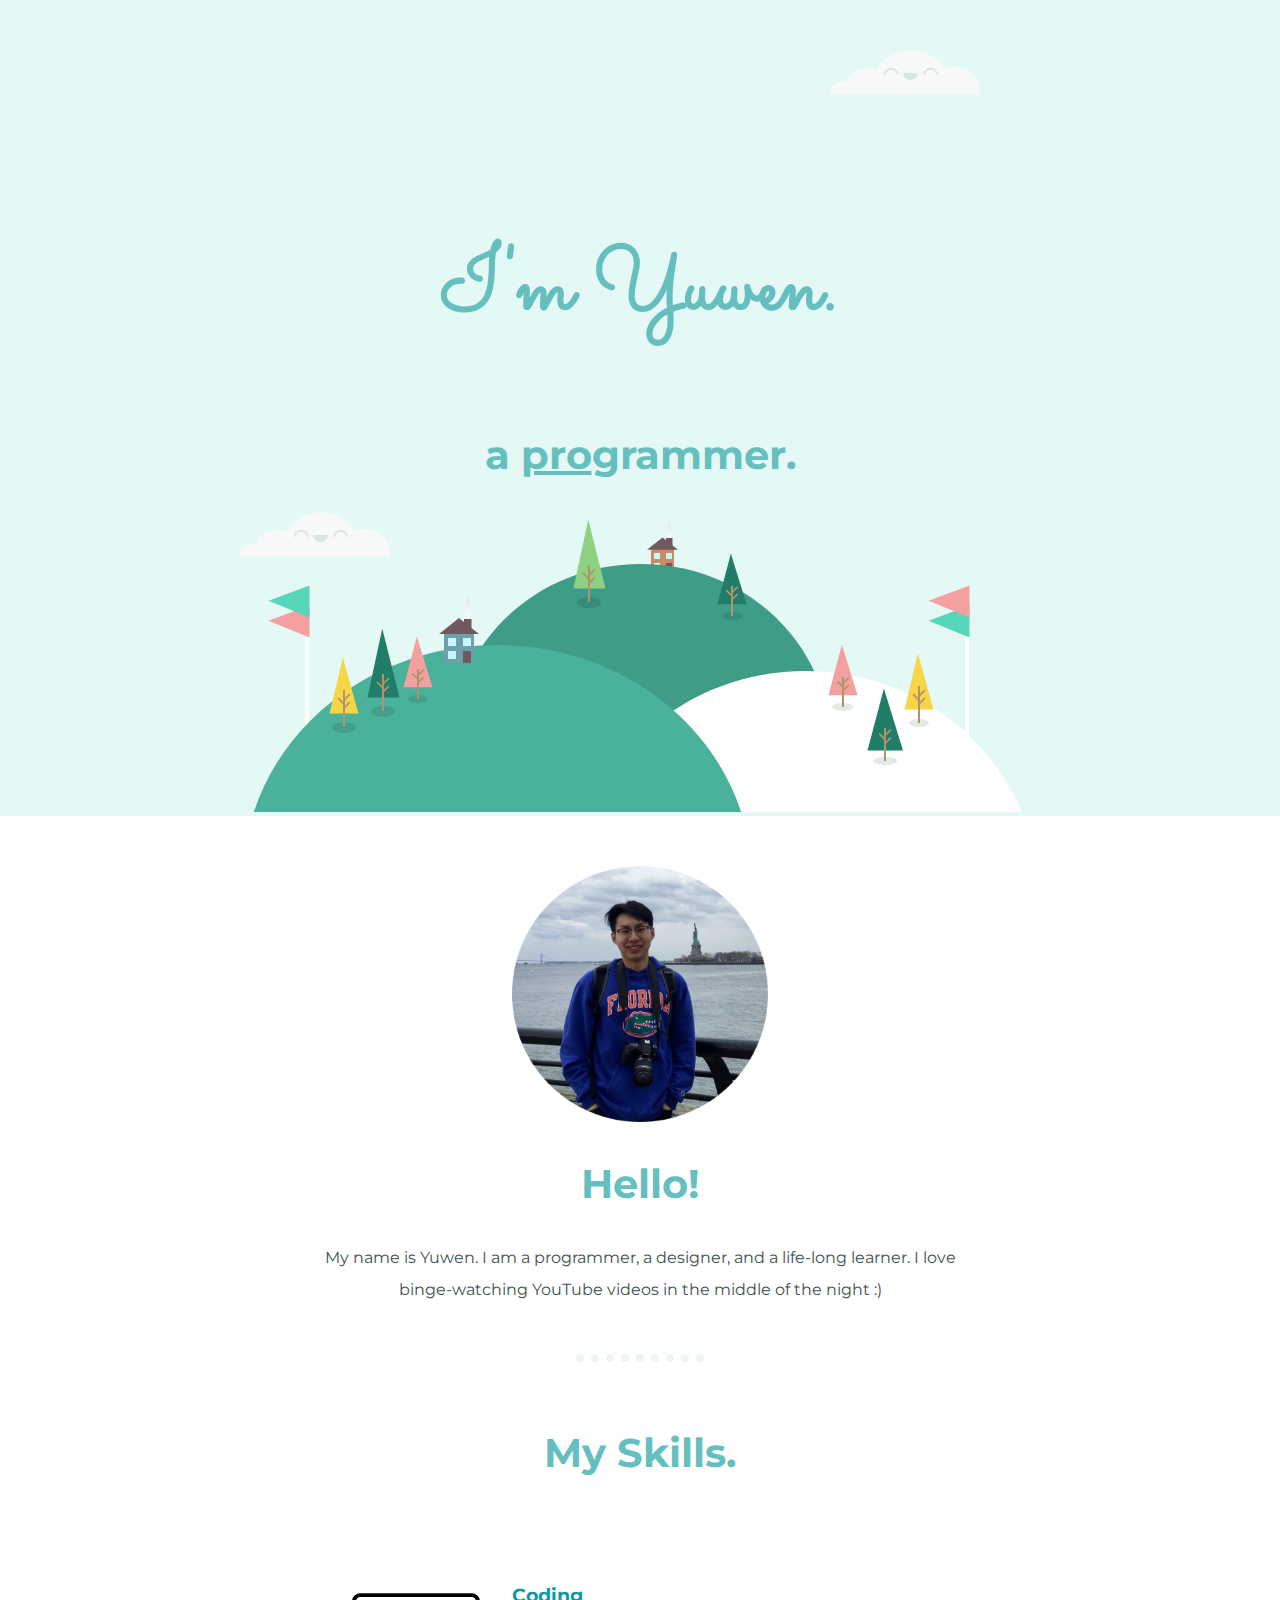
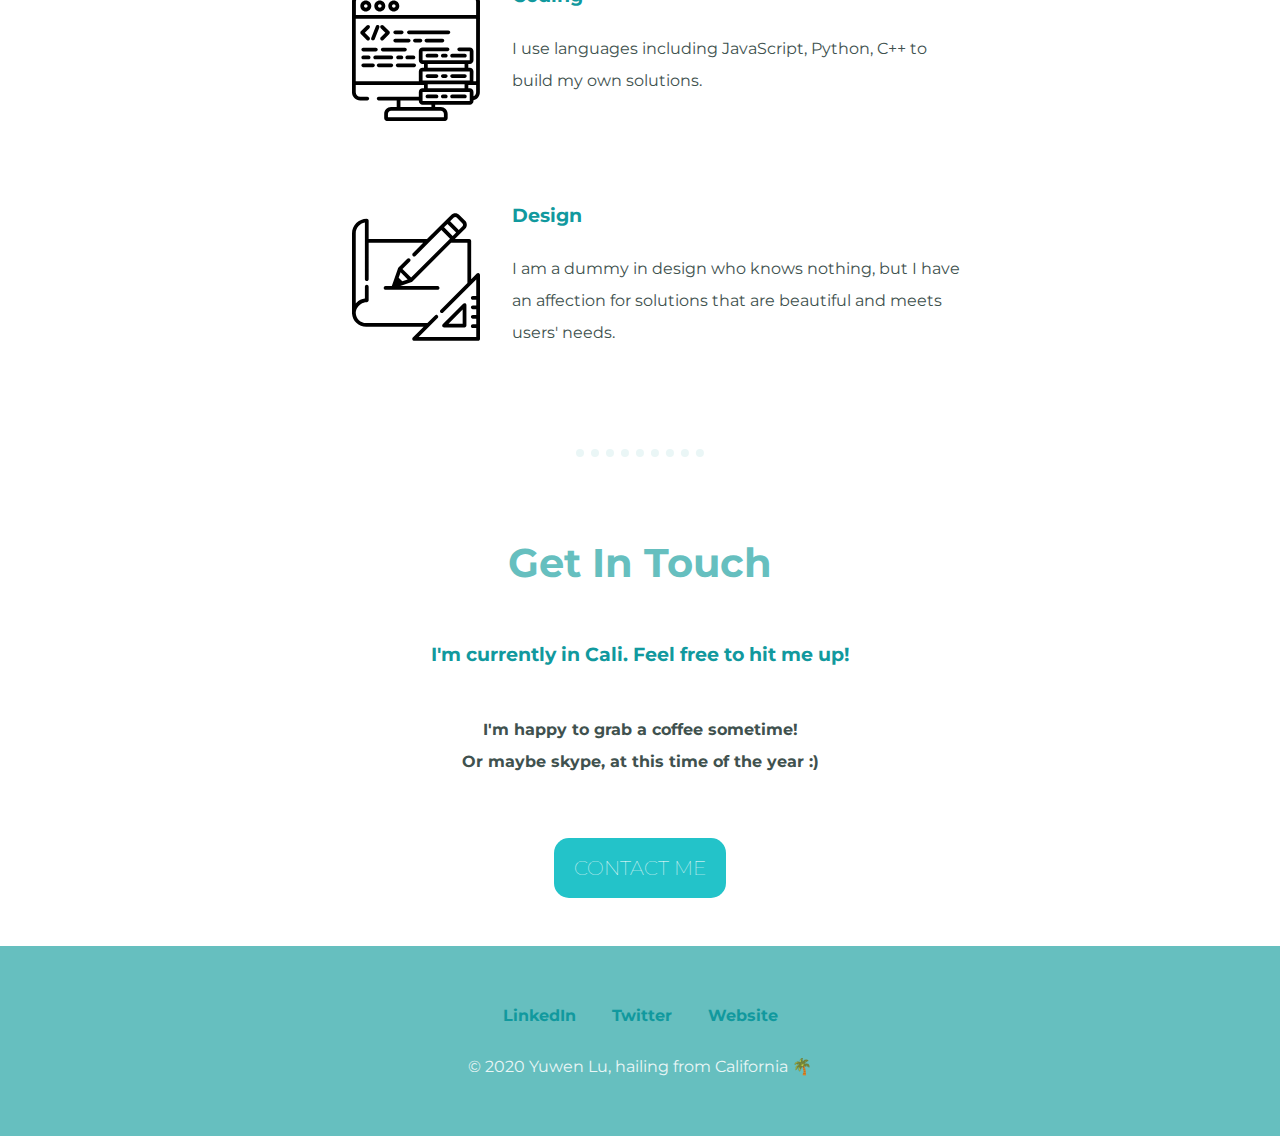
<file: index.html>
<!DOCTYPE html>
<html lang="en">
  <head>
    <meta charset="UTF-8" />
    <meta name="viewport" content="width=device-width, initial-scale=1.0" />
    <meta http-equiv="X-UA-Compatible" content="ie=edge" />
    <link rel="stylesheet" href="./css/styles.css" />
    <link
      href="https://fonts.googleapis.com/css?family=Montserrat|Roboto|Sacramento&display=swap"
      rel="stylesheet"
    />

    <link rel="icon" href="./favicon.png" />
    <title>Yuwen Lu</title>
  </head>
  <body>
    <div class="top-container">
      <img class="top-cloud" src="images/cloud.svg" alt="" />
      <h1>I'm Yuwen.</h1>
      <h2>a <span class="underlined-text">pro</span>grammer.</h2>
      <img class="bottom-cloud" src="images/cloud.svg" alt="" />
      <img class="land-image" src="images/land.svg" alt="" />
    </div>

    <!-- saved from url=(0136)https://a.udemycdn.com/2018-11-17_11-29-30-e6d7c96e27d481a94d46bc09cf70e0ef/original.html?nva=20200320022409&token=0e5365eabe08a05444498 -->
    <html>
      <head>
        <meta
          http-equiv="Content-Type"
          content="text/html; charset=windows-1252"
        />
      </head>
      <body data-gr-c-s-loaded="true">
        <div class="middle-container">
          <div class="profile">
            <img id="profile-pic" src="./images/profile-pic.png" alt="" />
            <h2>Hello!</h2>
            <p>
              My name is Yuwen. I am a programmer, a designer, and a life-long
              learner. I love binge-watching YouTube videos in the middle of the
              night :)
            </p>
          </div>
          <hr />
          <div class="skills">
            <h2>My Skills.</h2>
            <div class="skill-row">
              <img class="skill-img" src="./images/coding.svg" alt="" />
              <h3>Coding</h3>
              <p class="clear-para">
                I use languages including JavaScript, Python, C++ to build my
                own solutions.
              </p>
            </div>
            <div class="skill-row">
              <img class="skill-img" src="./images/design.svg" alt="" />
              <h3>Design</h3>
              <p>
                I am a dummy in design who knows nothing, but I have an
                affection for solutions that are beautiful and meets users'
                needs.
              </p>
            </div>
          </div>
          <hr />
          <div class="contact-me">
            <h2>Get In Touch</h2>

            <h3>I'm currently in Cali. Feel free to hit me up!</h3>
            <p>
              I'm happy to grab a coffee sometime! <br />
              Or maybe skype, at this time of the year :)
            </p>

            <a class="btn" href="mailto:yuwen.lu@outlook.com">CONTACT ME</a>
          </div>
        </div>

        <div class="bottom-container">
          <a
            class="footer-link"
            target="_new"
            href="https://www.linkedin.com/in/yuwen-lu-222994164/"
            >LinkedIn</a
          >
          <a
            class="footer-link"
            target="_new"
            href="https://twitter.com/Lu67883969"
            >Twitter</a
          >
          <a class="footer-link" target="_new" href="https://yuwen-lu.me"
            >Website</a
          >
          <p>© 2020 Yuwen Lu, hailing from California 🌴</p>
        </div>
      </body>
    </html>
  </body>
</html>
</file>
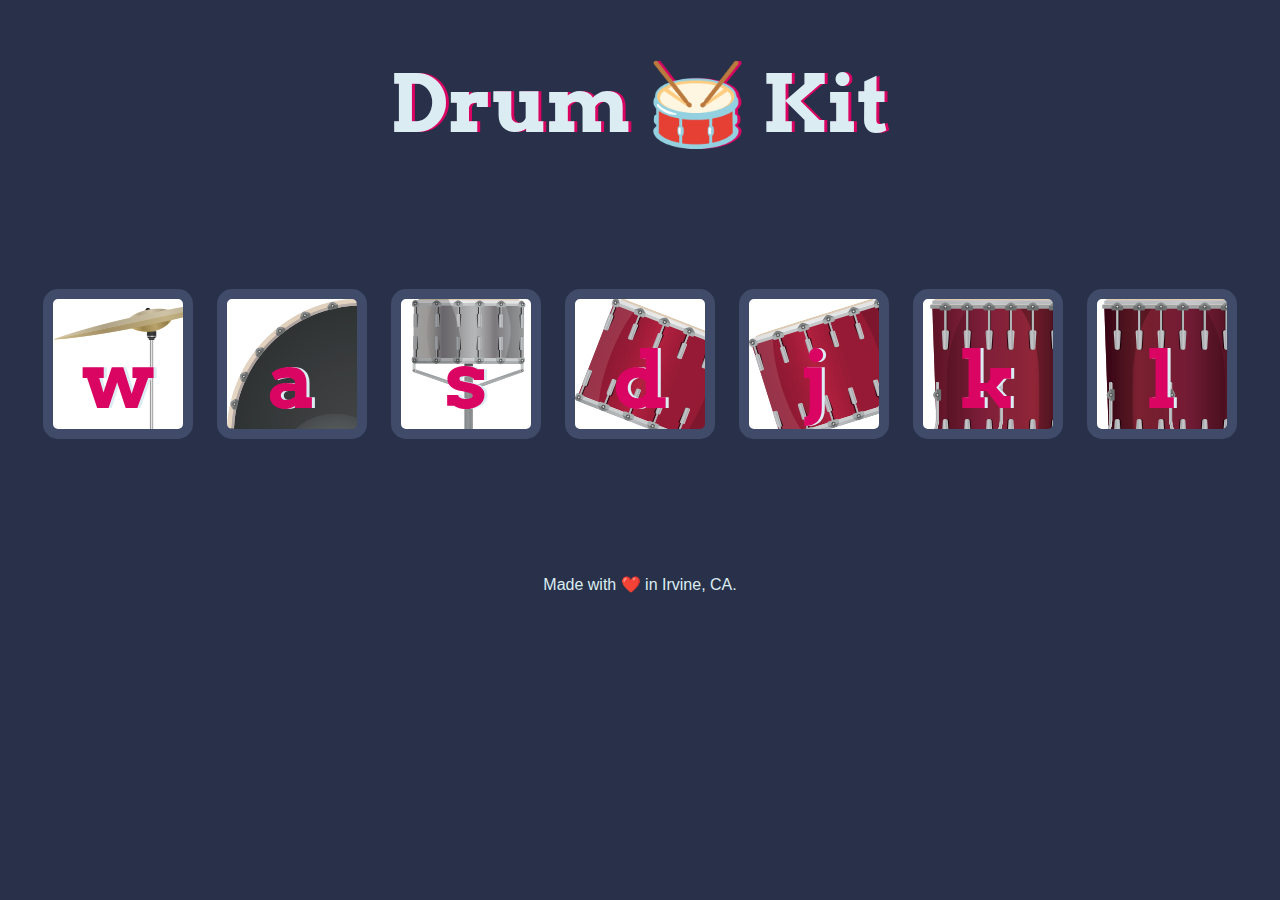
<file: docs/index.html>
<!DOCTYPE html>
<html lang="en" dir="ltr">

<head>
  <meta charset="utf-8">
  <title>Drum Kit</title>
  <link rel="stylesheet" href="styles.css">
  <link href="https://fonts.googleapis.com/css?family=Arvo" rel="stylesheet">
</head>

<body>

  <h1 id="title">Drum 🥁 Kit</h1>
  <div class="set">
    <button class="w drum">w</button>
    <button class="a drum">a</button>
    <button class="s drum">s</button>
    <button class="d drum">d</button>
    <button class="j drum">j</button>
    <button class="k drum">k</button>
    <button class="l drum">l</button>
  </div>


  <footer>
    Made with ❤️ in Irvine, CA.
  </footer>

  <script src="./index.js"></script>
</body>

</html>
</file>
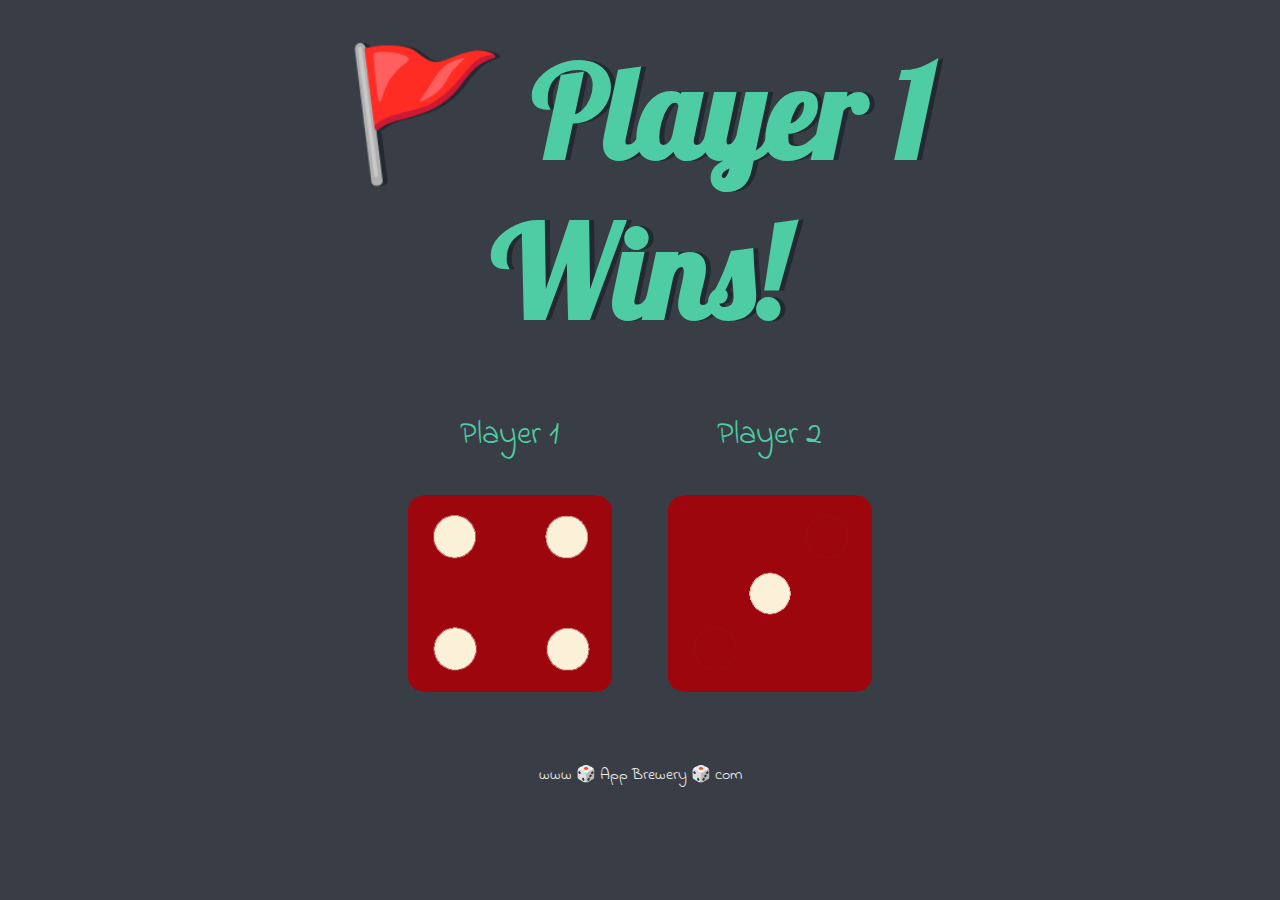
<file: Dicee Challenge - Starting Files/dicee.html>
<!DOCTYPE html>
<html lang="en" dir="ltr">
  <head>
    <meta charset="utf-8">
    <title>Dicee</title>
    <link rel="stylesheet" href="styles.css">
    <link href="https://fonts.googleapis.com/css?family=Indie+Flower|Lobster" rel="stylesheet">

  </head>
  <body>

    <div class="container">
      <h1>Refresh Me</h1>

      <div class="dice">
        <p>Player 1</p>
        <img class="img1" src="./images/dice6.png">
      </div>

      <div class="dice">
        <p>Player 2</p>
        <img class="img2" src="./images/dice6.png">
      </div>

    </div>

    <script src="./index.js"></script>

  </body>

  <footer>
    www 🎲 App Brewery 🎲 com
  </footer>
</html>
</file>
<file: css/styles.css>
* {
  transition: 0.5s ease;
}

.top-container {
  background-color: #e4f9f5;
  position: relative;
  padding-top: 150px;
}

body {
  text-align: center;
  margin: 0;
  font-family: "Montserrat", sans-serif;
  color: #40514e;
}

a:hover {
  color: #eaf6f6;
}

h1 {
  color: #66bfbf;
  font-family: "Sacramento", cursive;
  font-size: 5.625rem;
  line-height: 2;
  margin: 50px 0;
}

h2 {
  color: #66bfbf;
  font-size: 2.5rem;
  font-family: "Montserrat", sans-serif;
}

h3 {
  color: #11999e;
  font-family: "Montserrat", sans-serif;
}

hr {
  border-style: none;
  border-top-style: dotted;
  width: 10vw;
  height: 2vh;
  border-width: 0.5em;
  margin: 3rem auto;
  border-color: #eaf6f6;
}

.top-cloud {
  position: absolute;
  right: 300px;
  top: 50px;
}

.bottom-cloud {
  position: absolute;
}
/* 
.land-image {
  position: relative;
  top: 10vh;
} */

.profile p {
  width: 50%;
  margin: auto;
  line-height: 2;
}

.skill-row {
  width: 50vw;
  margin: 100px auto;
  text-align: left;
  line-height: 2;
}

#profile-pic {
  margin-top: 50px;
  width: 20vw;
}

.skill-img {
  width: 10vw;
  margin: 1rem 2rem;
  float: left;
}

.clear-paragraph {
  clear: left;
}

.underlined-text {
  text-decoration: underline;
}

.bottom-container {
  background-color: #66bfbf;
  padding: 60px;
}

.bottom-container p {
  margin: 2em auto 0 auto;
  color: #eaf6f6;
}

.footer-link {
  color: #11999e;
  text-decoration: none;
  font-weight: bold;
  margin: 1em;
}

.contact-me {
  line-height: 2;
  margin-bottom: 3em;
}

.contact-me p {
  font-weight: bold;
  margin: 40px auto 60px;
}
.btn {
  -webkit-border-radius: 15px;
  -moz-border-radius: 15px;
  border-radius: 15px;
  color: #ffffff;
  font-family: "Montserrat", sans-serif;
  font-size: 20px;
  font-weight: 100;
  padding: 10px 20px;
  background-color: #23c3c9;
  text-decoration: none;
  display: inline-block;
  cursor: pointer;
  text-align: center;
}

.btn:hover {
  background: #1fd8df;
  color: #eaf6f6;
  border: solid #ffffff 0px;
  -webkit-border-radius: 15px;
  -moz-border-radius: 15px;
  border-radius: 15px;
  text-decoration: none;
}
</file>
<file: docs/styles.css>
body {
  text-align: center;
  background-color: #283149;
}

h1 {
  font-size: 5rem;
  color: #DBEDF3;
  font-family: "Arvo", cursive;
  text-shadow: 3px 0 #DA0463;

}

footer {
  color: #DBEDF3;
  font-family: sans-serif;
}

.w {
  background-image: url(./images/crash.png)
}

.a {
  background-image: url(./images/kick.png)
}

.s {
  background-image: url(./images/snare.png)
}

.d {
  background-image: url(./images/tom1.png)
}

.j {
  background-image: url(./images/tom2.png)
}

.k {
  background-image: url(./images/tom3.png)
}

.l {
  background-image: url(./images/tom4.png)
}

.set {
  margin: 10% auto;
}

.game-over {
  background-color: red;
  opacity: 0.8;
}

.pressed {
  box-shadow: 0 3px 4px 0 #DBEDF3;
  opacity: 0.5;
}

.red {
  color: red;
}

.drum {
  outline: none;
  border: 10px solid #404B69;
  font-size: 5rem;
  font-family: 'Arvo', cursive;
  line-height: 2;
  font-weight: 900;
  color: #DA0463;
  text-shadow: 3px 0 #DBEDF3;
  border-radius: 15px;
  display: inline-block;
  width: 150px;
  height: 150px;
  text-align: center;
  margin: 10px;
  background-color: white;
}
</file>
<file: Dicee Challenge - Starting Files/styles.css>
.container {
  width: 70%;
  margin: auto;
  text-align: center;
}

.dice {
  text-align: center;
  display: inline-block;

}

body {
  background-color: #393E46;
}

h1 {
  margin: 30px;
  font-family: 'Lobster', cursive;
  text-shadow: 5px 0 #232931;
  font-size: 8rem;
  color: #4ECCA3;
}

p {
  font-size: 2rem;
  color: #4ECCA3;
  font-family: 'Indie Flower', cursive;
}

img {
  width: 80%;
}

footer {
  margin-top: 5%;
  color: #EEEEEE;
  text-align: center;
  font-family: 'Indie Flower', cursive;

}
</file>
